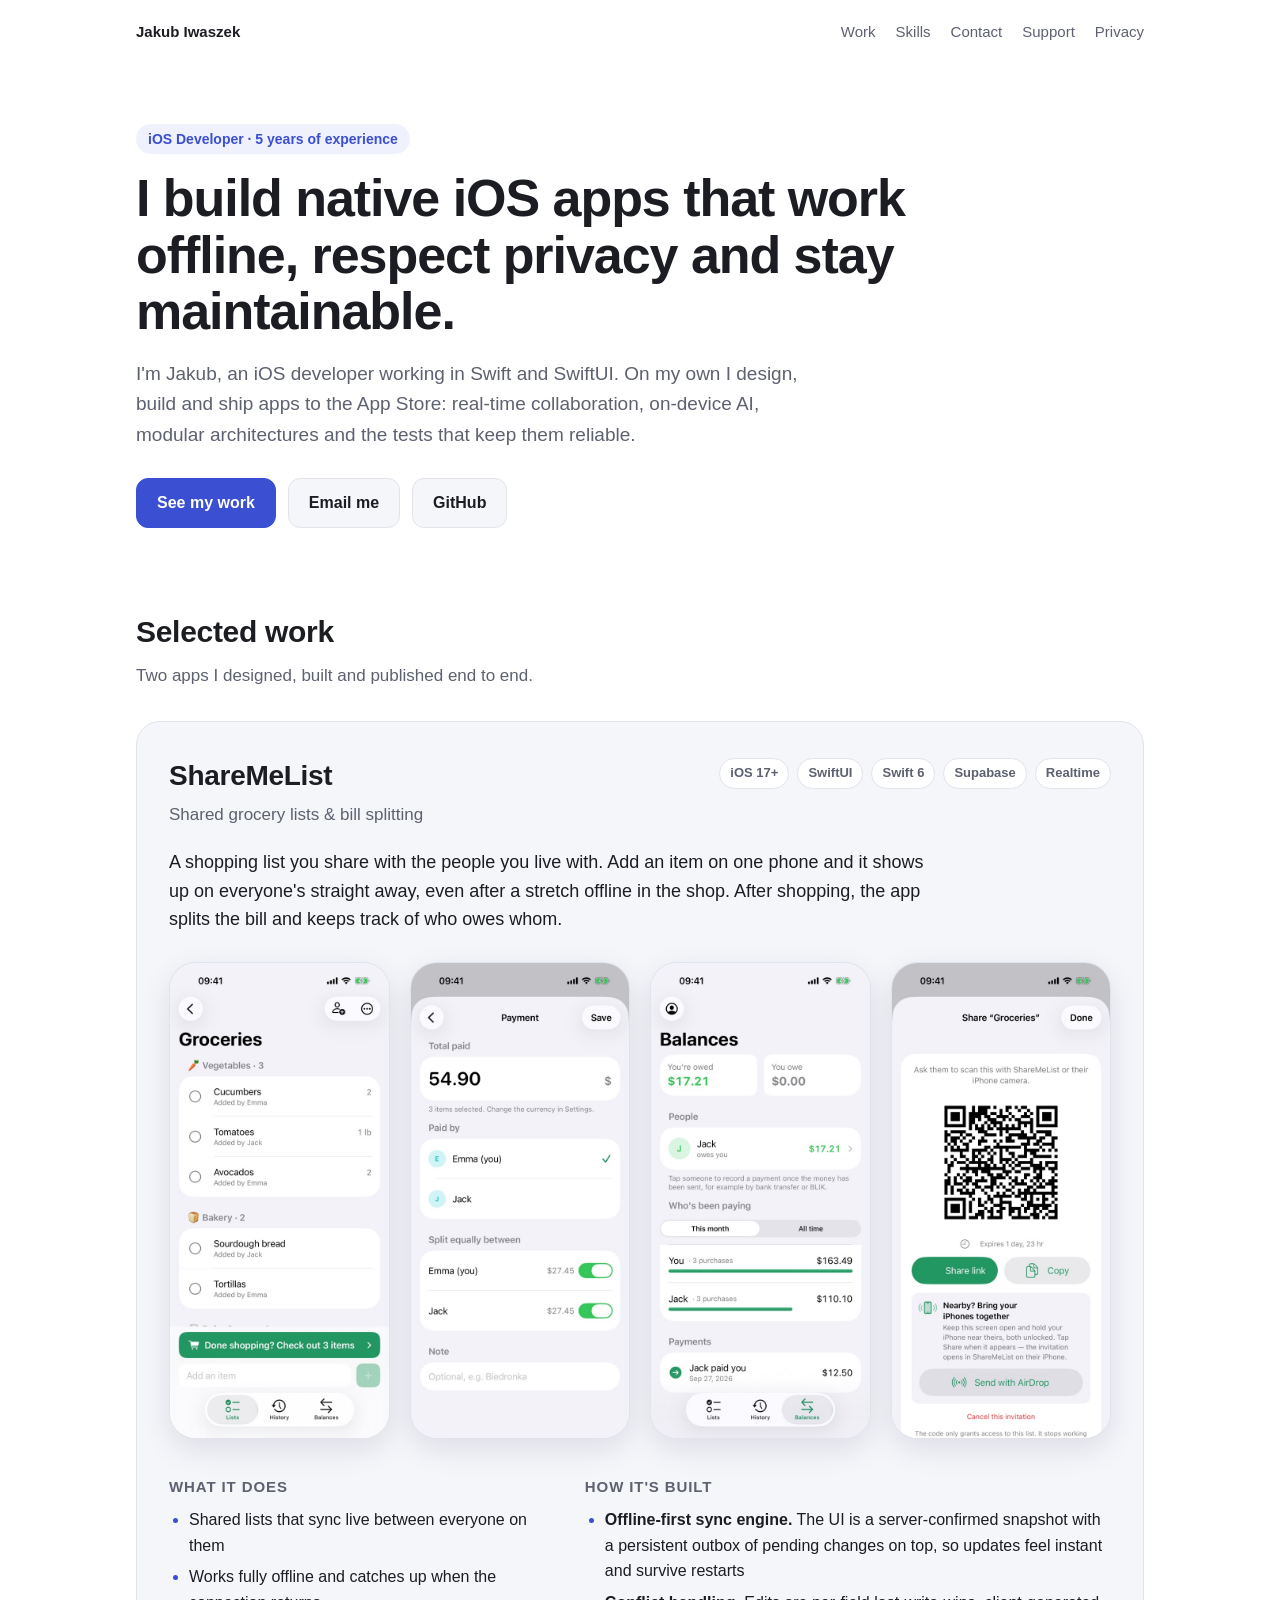
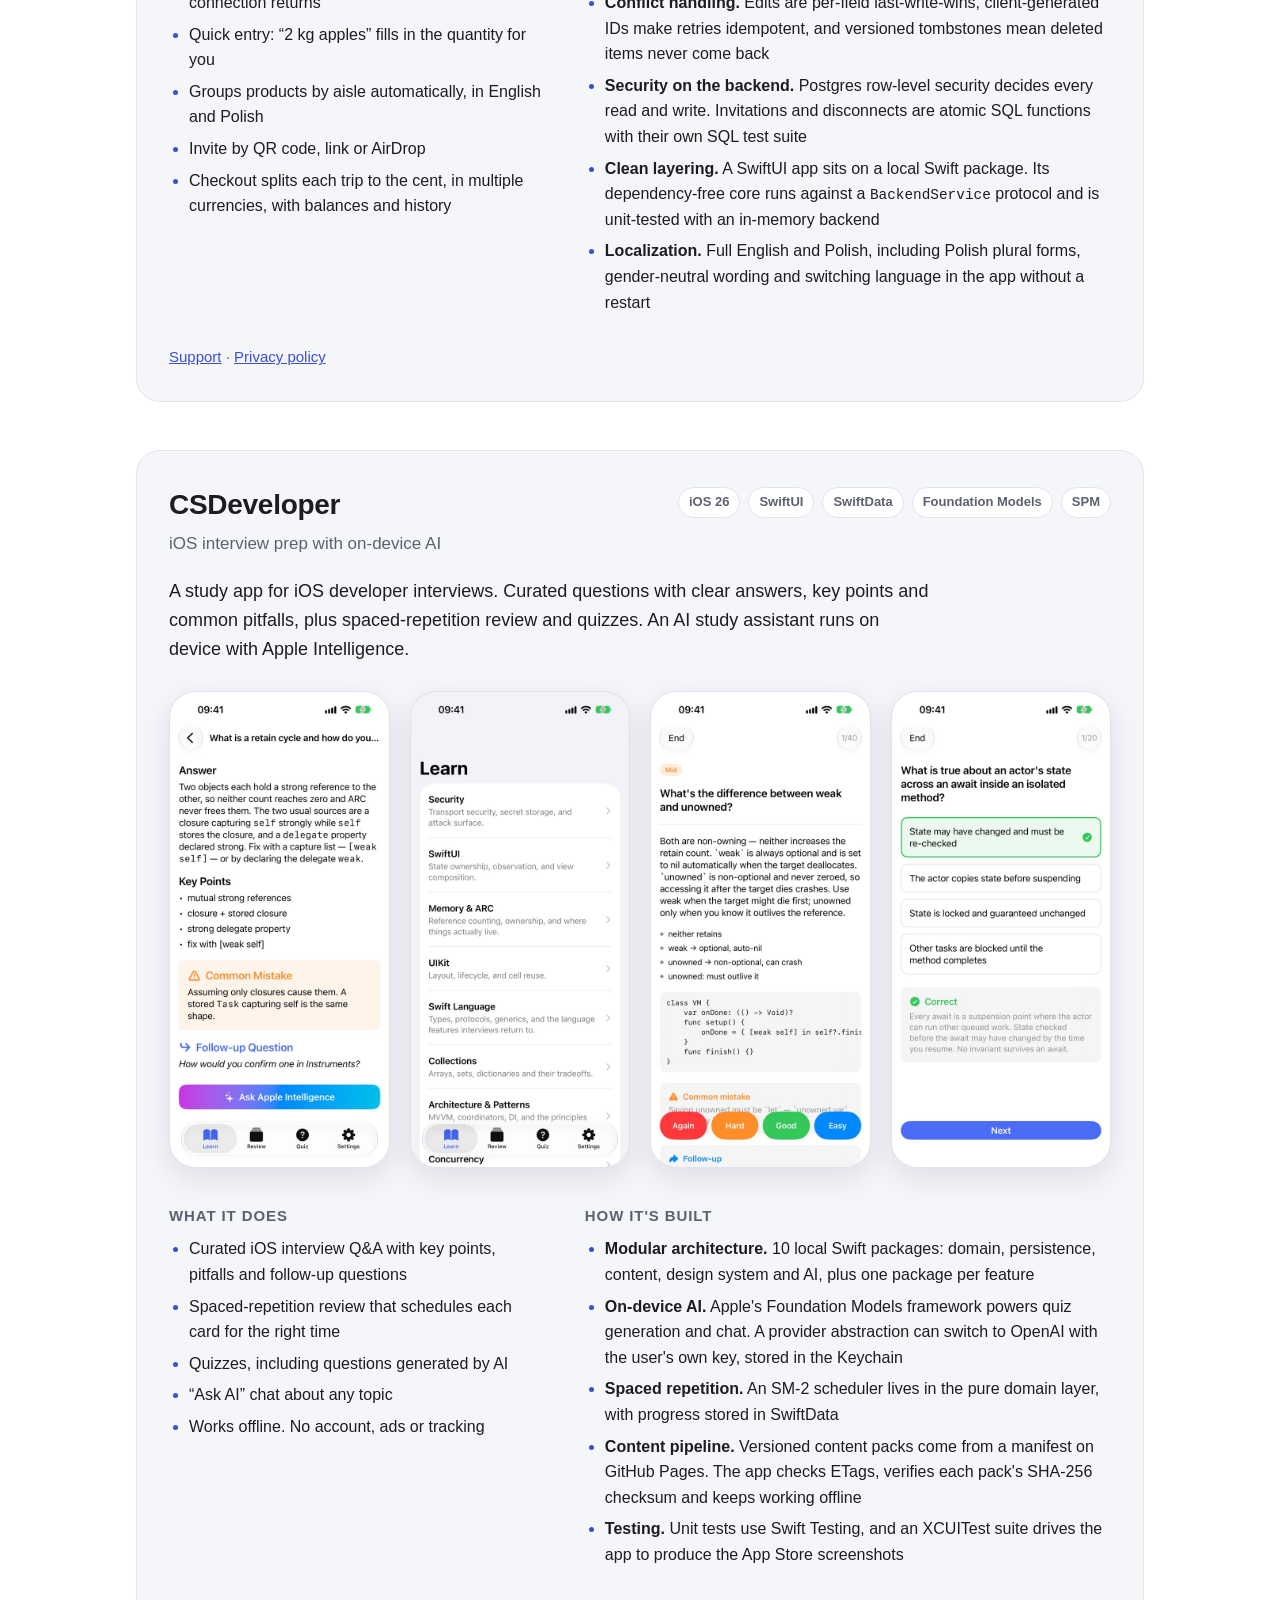
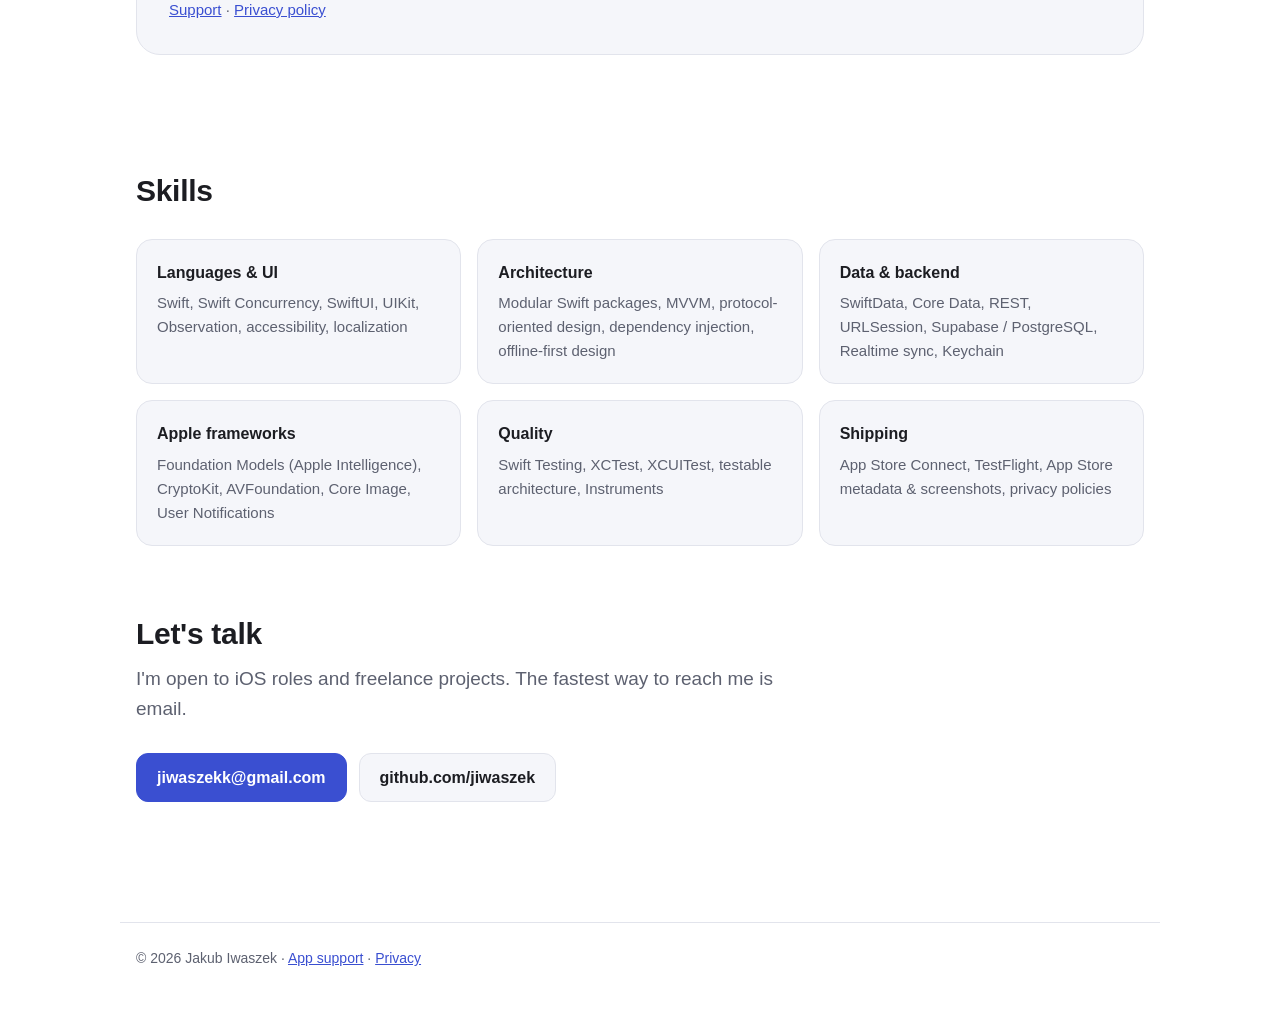
<file: index.html>
<!doctype html>
<html lang="en">
<head>
  <meta charset="utf-8">
  <meta name="viewport" content="width=device-width, initial-scale=1">
  <title>Jakub Iwaszek – iOS Developer</title>
  <meta name="description" content="Jakub Iwaszek is an iOS developer with 5 years of experience building native apps in Swift and SwiftUI. Creator of ShareMeList and CSDeveloper.">
  <meta property="og:title" content="Jakub Iwaszek – iOS Developer">
  <meta property="og:description" content="Native iOS apps in Swift and SwiftUI: offline-first, private by default, and well tested.">
  <meta property="og:type" content="website">
  <meta property="og:url" content="https://jiwaszek.github.io/">
  <meta property="og:image" content="https://jiwaszek.github.io/assets/img/sml-list.jpg">
  <link rel="icon" href="data:image/svg+xml,%3Csvg xmlns='http://www.w3.org/2000/svg' viewBox='0 0 64 64'%3E%3Crect width='64' height='64' rx='14' fill='%233a4fd1'/%3E%3Ctext x='32' y='42' font-family='-apple-system,Helvetica,Arial' font-size='28' font-weight='700' fill='white' text-anchor='middle'%3EJI%3C/text%3E%3C/svg%3E">
  <link rel="stylesheet" href="/assets/style.css">
</head>
<body class="home-page">
  <header class="site wide">
    <a class="home" href="/">Jakub Iwaszek</a>
    <a href="#work">Work</a>
    <a href="#skills">Skills</a>
    <a href="#contact">Contact</a>
    <a href="/support/">Support</a>
    <a href="/privacy/">Privacy</a>
  </header>

  <main class="wide">

    <!-- Hero -->
    <section class="hero">
      <p class="eyebrow">iOS Developer · 5 years of experience</p>
      <h1>I build native iOS apps that work offline, respect privacy and stay maintainable.</h1>
      <p class="lede">I'm Jakub, an iOS developer working in Swift and SwiftUI. On my own I design, build and ship apps to the App Store: real-time collaboration, on-device AI, modular architectures and the tests that keep them reliable.</p>
      <div class="actions">
        <a class="btn primary" href="#work">See my work</a>
        <a class="btn" href="mailto:jiwaszekk@gmail.com">Email me</a>
        <a class="btn" href="https://github.com/jiwaszek">GitHub</a>
      </div>
    </section>

    <!-- Projects -->
    <section id="work" class="section">
      <h2 class="section-title">Selected work</h2>
      <p class="muted section-sub">Two apps I designed, built and published end to end.</p>

      <!-- ShareMeList -->
      <article class="project" id="sharemelist">
        <div class="project-head">
          <div>
            <h3>ShareMeList</h3>
            <p class="tagline">Shared grocery lists &amp; bill splitting</p>
          </div>
          <ul class="chips">
            <li>iOS 17+</li><li>SwiftUI</li><li>Swift 6</li><li>Supabase</li><li>Realtime</li>
          </ul>
        </div>

        <p class="project-intro">A shopping list you share with the people you live with. Add an item on one phone and it shows up on everyone's straight away, even after a stretch offline in the shop. After shopping, the app splits the bill and keeps track of who owes whom.</p>

        <div class="shots" role="list">
          <figure role="listitem"><img src="/assets/img/sml-list.jpg" alt="ShareMeList list screen with products grouped by aisle" loading="lazy" width="552" height="1200"></figure>
          <figure role="listitem"><img src="/assets/img/sml-checkout.jpg" alt="Checkout screen for splitting the cost of a shopping trip" loading="lazy" width="552" height="1200"></figure>
          <figure role="listitem"><img src="/assets/img/sml-balances.jpg" alt="Balances screen showing who owes whom" loading="lazy" width="552" height="1200"></figure>
          <figure role="listitem"><img src="/assets/img/sml-invite.jpg" alt="Invitation screen with a QR code" loading="lazy" width="552" height="1200"></figure>
        </div>

        <div class="columns">
          <div>
            <h4>What it does</h4>
            <ul>
              <li>Shared lists that sync live between everyone on them</li>
              <li>Works fully offline and catches up when the connection returns</li>
              <li>Quick entry: “2 kg apples” fills in the quantity for you</li>
              <li>Groups products by aisle automatically, in English and Polish</li>
              <li>Invite by QR code, link or AirDrop</li>
              <li>Checkout splits each trip to the cent, in multiple currencies, with balances and history</li>
            </ul>
          </div>
          <div>
            <h4>How it's built</h4>
            <ul>
              <li><strong>Offline-first sync engine.</strong> The UI is a server-confirmed snapshot with a persistent outbox of pending changes on top, so updates feel instant and survive restarts</li>
              <li><strong>Conflict handling.</strong> Edits are per-field last-write-wins, client-generated IDs make retries idempotent, and versioned tombstones mean deleted items never come back</li>
              <li><strong>Security on the backend.</strong> Postgres row-level security decides every read and write. Invitations and disconnects are atomic SQL functions with their own SQL test suite</li>
              <li><strong>Clean layering.</strong> A SwiftUI app sits on a local Swift package. Its dependency-free core runs against a <code>BackendService</code> protocol and is unit-tested with an in-memory backend</li>
              <li><strong>Localization.</strong> Full English and Polish, including Polish plural forms, gender-neutral wording and switching language in the app without a restart</li>
            </ul>
          </div>
        </div>

        <p class="project-links">
          <a href="/TogetherList/support/">Support</a> ·
          <a href="/TogetherList/privacy/">Privacy policy</a>
          <!-- TODO: add App Store link once live -->
        </p>
      </article>

      <!-- CSDeveloper -->
      <article class="project" id="csdeveloper">
        <div class="project-head">
          <div>
            <h3>CSDeveloper</h3>
            <p class="tagline">iOS interview prep with on-device AI</p>
          </div>
          <ul class="chips">
            <li>iOS 26</li><li>SwiftUI</li><li>SwiftData</li><li>Foundation Models</li><li>SPM</li>
          </ul>
        </div>

        <p class="project-intro">A study app for iOS developer interviews. Curated questions with clear answers, key points and common pitfalls, plus spaced-repetition review and quizzes. An AI study assistant runs on device with Apple Intelligence.</p>

        <div class="shots" role="list">
          <figure role="listitem"><img src="/assets/img/csd-learn-detail.jpg" alt="CSDeveloper topic detail with answer, key points and a common mistake" loading="lazy" width="552" height="1200"></figure>
          <figure role="listitem"><img src="/assets/img/csd-learn-topics.jpg" alt="List of study topics" loading="lazy" width="552" height="1200"></figure>
          <figure role="listitem"><img src="/assets/img/csd-review.jpg" alt="Spaced-repetition review card" loading="lazy" width="552" height="1200"></figure>
          <figure role="listitem"><img src="/assets/img/csd-quiz.jpg" alt="Multiple-choice quiz question" loading="lazy" width="552" height="1200"></figure>
        </div>

        <div class="columns">
          <div>
            <h4>What it does</h4>
            <ul>
              <li>Curated iOS interview Q&amp;A with key points, pitfalls and follow-up questions</li>
              <li>Spaced-repetition review that schedules each card for the right time</li>
              <li>Quizzes, including questions generated by AI</li>
              <li>“Ask AI” chat about any topic</li>
              <li>Works offline. No account, ads or tracking</li>
            </ul>
          </div>
          <div>
            <h4>How it's built</h4>
            <ul>
              <li><strong>Modular architecture.</strong> 10 local Swift packages: domain, persistence, content, design system and AI, plus one package per feature</li>
              <li><strong>On-device AI.</strong> Apple's Foundation Models framework powers quiz generation and chat. A provider abstraction can switch to OpenAI with the user's own key, stored in the Keychain</li>
              <li><strong>Spaced repetition.</strong> An SM-2 scheduler lives in the pure domain layer, with progress stored in SwiftData</li>
              <li><strong>Content pipeline.</strong> Versioned content packs come from a manifest on GitHub Pages. The app checks ETags, verifies each pack's SHA-256 checksum and keeps working offline</li>
              <li><strong>Testing.</strong> Unit tests use Swift Testing, and an XCUITest suite drives the app to produce the App Store screenshots</li>
            </ul>
          </div>
        </div>

        <p class="project-links">
          <a href="/support/#csdeveloper">Support</a> ·
          <a href="/privacy/csdeveloper/">Privacy policy</a>
          <!-- TODO: add App Store link once live -->
        </p>
      </article>
    </section>

    <!-- Skills -->
    <section id="skills" class="section">
      <h2 class="section-title">Skills</h2>
      <div class="skills">
        <div class="skill-group">
          <h4>Languages &amp; UI</h4>
          <p>Swift, Swift Concurrency, SwiftUI, UIKit, Observation, accessibility, localization</p>
        </div>
        <div class="skill-group">
          <h4>Architecture</h4>
          <p>Modular Swift packages, MVVM, protocol-oriented design, dependency injection, offline-first design</p>
        </div>
        <div class="skill-group">
          <h4>Data &amp; backend</h4>
          <p>SwiftData, Core Data, REST, URLSession, Supabase / PostgreSQL, Realtime sync, Keychain</p>
        </div>
        <div class="skill-group">
          <h4>Apple frameworks</h4>
          <p>Foundation Models (Apple Intelligence), CryptoKit, AVFoundation, Core Image, User Notifications</p>
        </div>
        <div class="skill-group">
          <h4>Quality</h4>
          <p>Swift Testing, XCTest, XCUITest, testable architecture, Instruments</p>
        </div>
        <div class="skill-group">
          <h4>Shipping</h4>
          <p>App Store Connect, TestFlight, App Store metadata &amp; screenshots, privacy policies</p>
        </div>
      </div>
    </section>

    <!--
      Experience: fill in from CV.
    <section id="experience" class="section">
      <h2 class="section-title">Experience</h2>
      <ol class="timeline">
        <li>
          <div class="when">2021 – present</div>
          <div>
            <h4>iOS Developer · Company</h4>
            <p>One or two lines of impact.</p>
          </div>
        </li>
      </ol>
    </section>
    -->

    <!-- Contact -->
    <section id="contact" class="section contact">
      <h2 class="section-title">Let's talk</h2>
      <p class="lede">I'm open to iOS roles and freelance projects. The fastest way to reach me is email.</p>
      <div class="actions">
        <a class="btn primary" href="mailto:jiwaszekk@gmail.com">jiwaszekk@gmail.com</a>
        <a class="btn" href="https://github.com/jiwaszek">github.com/jiwaszek</a>
      </div>
    </section>
  </main>

  <footer class="wide">
    © 2026 Jakub Iwaszek · <a href="/support/">App support</a> · <a href="/privacy/">Privacy</a>
  </footer>
</body>
</html>
</file>
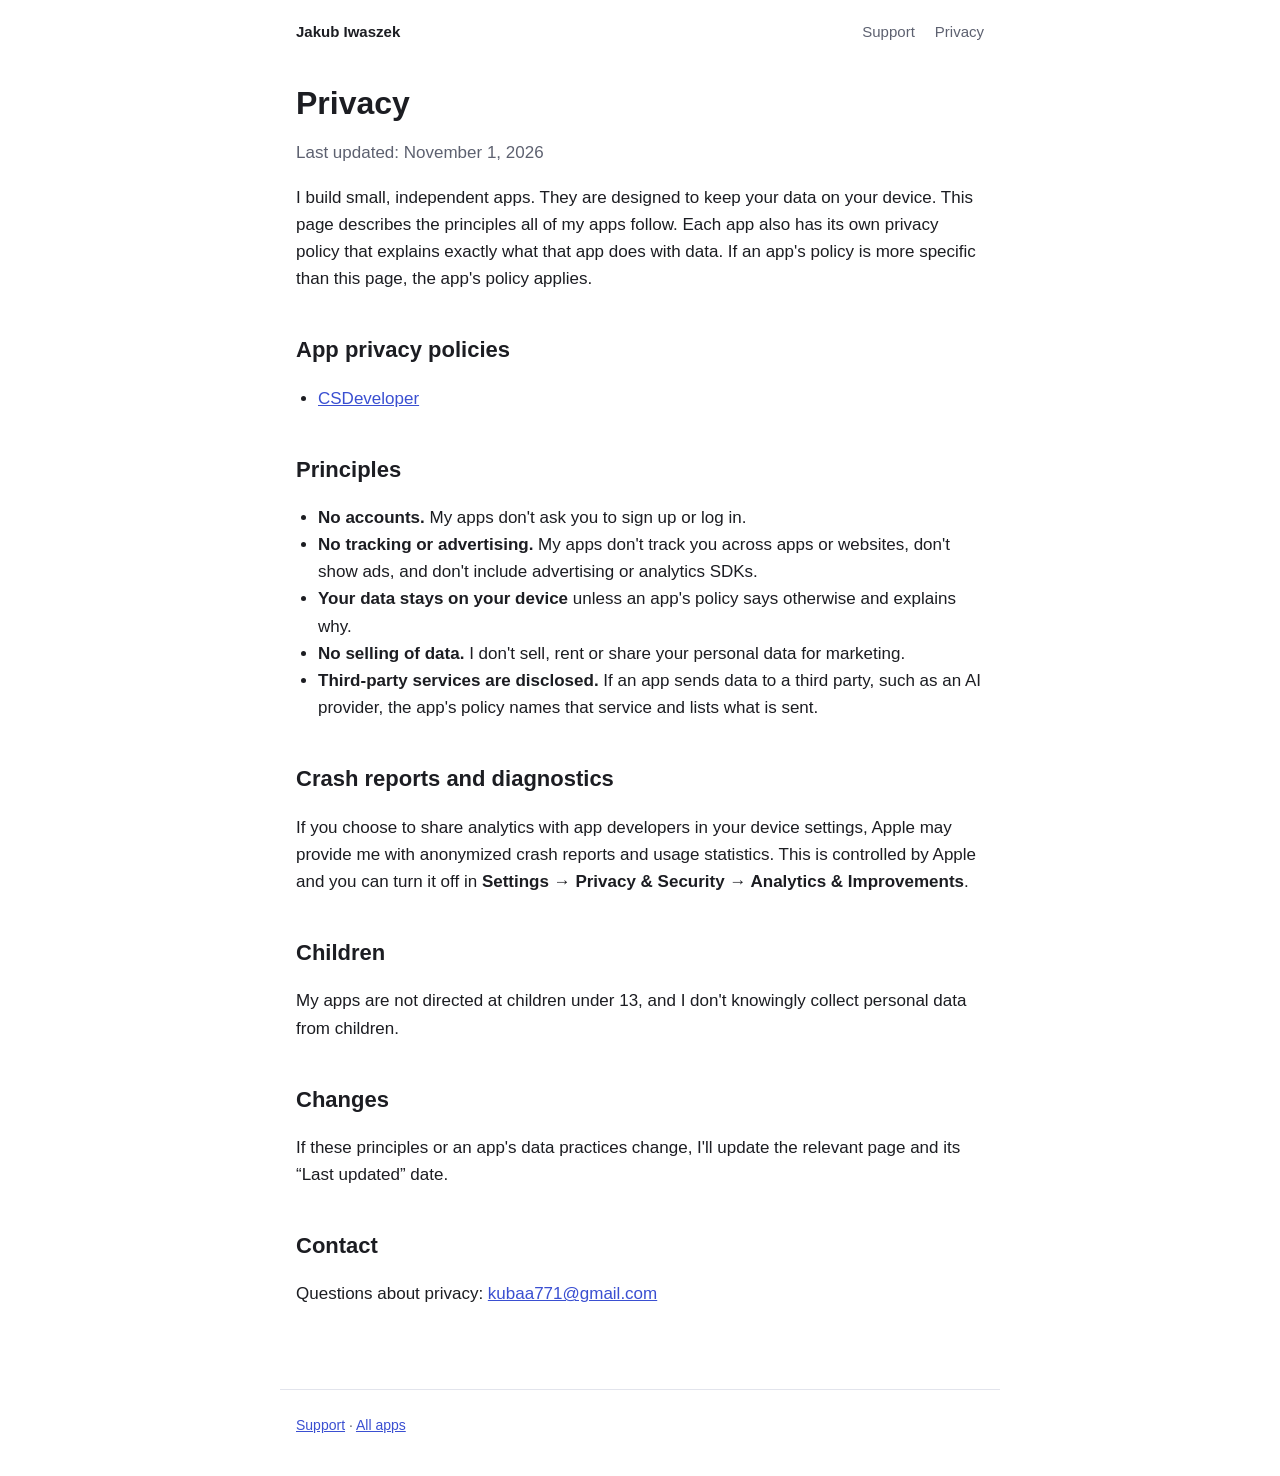
<file: privacy/index.html>
<!doctype html>
<html lang="en">
<head>
  <meta charset="utf-8">
  <meta name="viewport" content="width=device-width, initial-scale=1">
  <title>Privacy – Jakub Iwaszek</title>
  <meta name="description" content="Privacy principles and per-app privacy policies for apps by Jakub Iwaszek.">
  <link rel="stylesheet" href="/assets/style.css">
</head>
<body>
  <header class="site">
    <a class="home" href="/">Jakub Iwaszek</a>
    <a href="/support/">Support</a>
    <a href="/privacy/">Privacy</a>
  </header>

  <main>
    <h1>Privacy</h1>
    <p class="muted">Last updated: November 1, 2026</p>

    <p>I build small, independent apps. They are designed to keep your data on your device. This page describes the principles all of my apps follow. Each app also has its own privacy policy that explains exactly what that app does with data. If an app's policy is more specific than this page, the app's policy applies.</p>

    <h2>App privacy policies</h2>
    <ul>
      <li><a href="/privacy/csdeveloper/">CSDeveloper</a></li>
    </ul>

    <h2>Principles</h2>
    <ul>
      <li><strong>No accounts.</strong> My apps don't ask you to sign up or log in.</li>
      <li><strong>No tracking or advertising.</strong> My apps don't track you across apps or websites, don't show ads, and don't include advertising or analytics SDKs.</li>
      <li><strong>Your data stays on your device</strong> unless an app's policy says otherwise and explains why.</li>
      <li><strong>No selling of data.</strong> I don't sell, rent or share your personal data for marketing.</li>
      <li><strong>Third-party services are disclosed.</strong> If an app sends data to a third party, such as an AI provider, the app's policy names that service and lists what is sent.</li>
    </ul>

    <h2>Crash reports and diagnostics</h2>
    <p>If you choose to share analytics with app developers in your device settings, Apple may provide me with anonymized crash reports and usage statistics. This is controlled by Apple and you can turn it off in <strong>Settings → Privacy &amp; Security → Analytics &amp; Improvements</strong>.</p>

    <h2>Children</h2>
    <p>My apps are not directed at children under 13, and I don't knowingly collect personal data from children.</p>

    <h2>Changes</h2>
    <p>If these principles or an app's data practices change, I'll update the relevant page and its “Last updated” date.</p>

    <h2>Contact</h2>
    <p>Questions about privacy: <a href="mailto:kubaa771@gmail.com">kubaa771@gmail.com</a></p>
  </main>

  <footer>
    <a href="/support/">Support</a> · <a href="/">All apps</a>
  </footer>
</body>
</html>
</file>
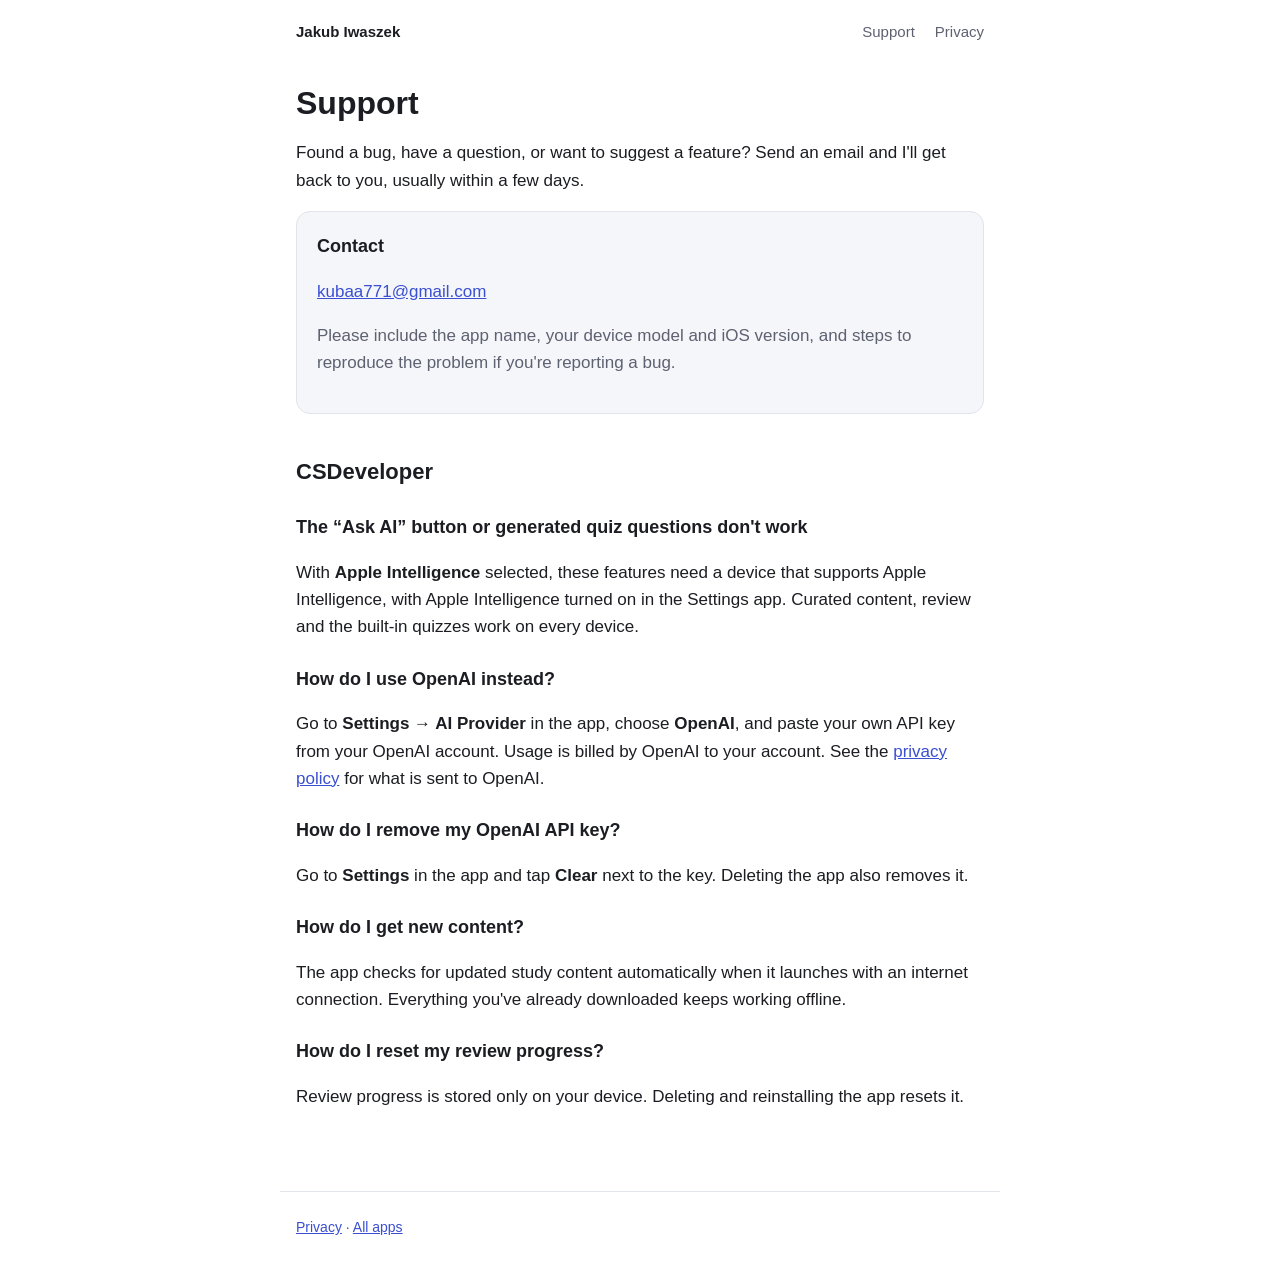
<file: support/index.html>
<!doctype html>
<html lang="en">
<head>
  <meta charset="utf-8">
  <meta name="viewport" content="width=device-width, initial-scale=1">
  <title>Support – Jakub Iwaszek</title>
  <meta name="description" content="Get help with apps by Jakub Iwaszek.">
  <link rel="stylesheet" href="/assets/style.css">
</head>
<body>
  <header class="site">
    <a class="home" href="/">Jakub Iwaszek</a>
    <a href="/support/">Support</a>
    <a href="/privacy/">Privacy</a>
  </header>

  <main>
    <h1>Support</h1>
    <p>Found a bug, have a question, or want to suggest a feature? Send an email and I'll get back to you, usually within a few days.</p>

    <div class="card">
      <h3>Contact</h3>
      <p><a href="mailto:kubaa771@gmail.com">kubaa771@gmail.com</a></p>
      <p class="muted">Please include the app name, your device model and iOS version, and steps to reproduce the problem if you're reporting a bug.</p>
    </div>

    <h2 id="csdeveloper">CSDeveloper</h2>

    <h3>The “Ask AI” button or generated quiz questions don't work</h3>
    <p>With <strong>Apple Intelligence</strong> selected, these features need a device that supports Apple Intelligence, with Apple Intelligence turned on in the Settings app. Curated content, review and the built-in quizzes work on every device.</p>

    <h3>How do I use OpenAI instead?</h3>
    <p>Go to <strong>Settings → AI Provider</strong> in the app, choose <strong>OpenAI</strong>, and paste your own API key from your OpenAI account. Usage is billed by OpenAI to your account. See the <a href="/privacy/csdeveloper/">privacy policy</a> for what is sent to OpenAI.</p>

    <h3>How do I remove my OpenAI API key?</h3>
    <p>Go to <strong>Settings</strong> in the app and tap <strong>Clear</strong> next to the key. Deleting the app also removes it.</p>

    <h3>How do I get new content?</h3>
    <p>The app checks for updated study content automatically when it launches with an internet connection. Everything you've already downloaded keeps working offline.</p>

    <h3>How do I reset my review progress?</h3>
    <p>Review progress is stored only on your device. Deleting and reinstalling the app resets it.</p>
  </main>

  <footer>
    <a href="/privacy/">Privacy</a> · <a href="/">All apps</a>
  </footer>
</body>
</html>
</file>
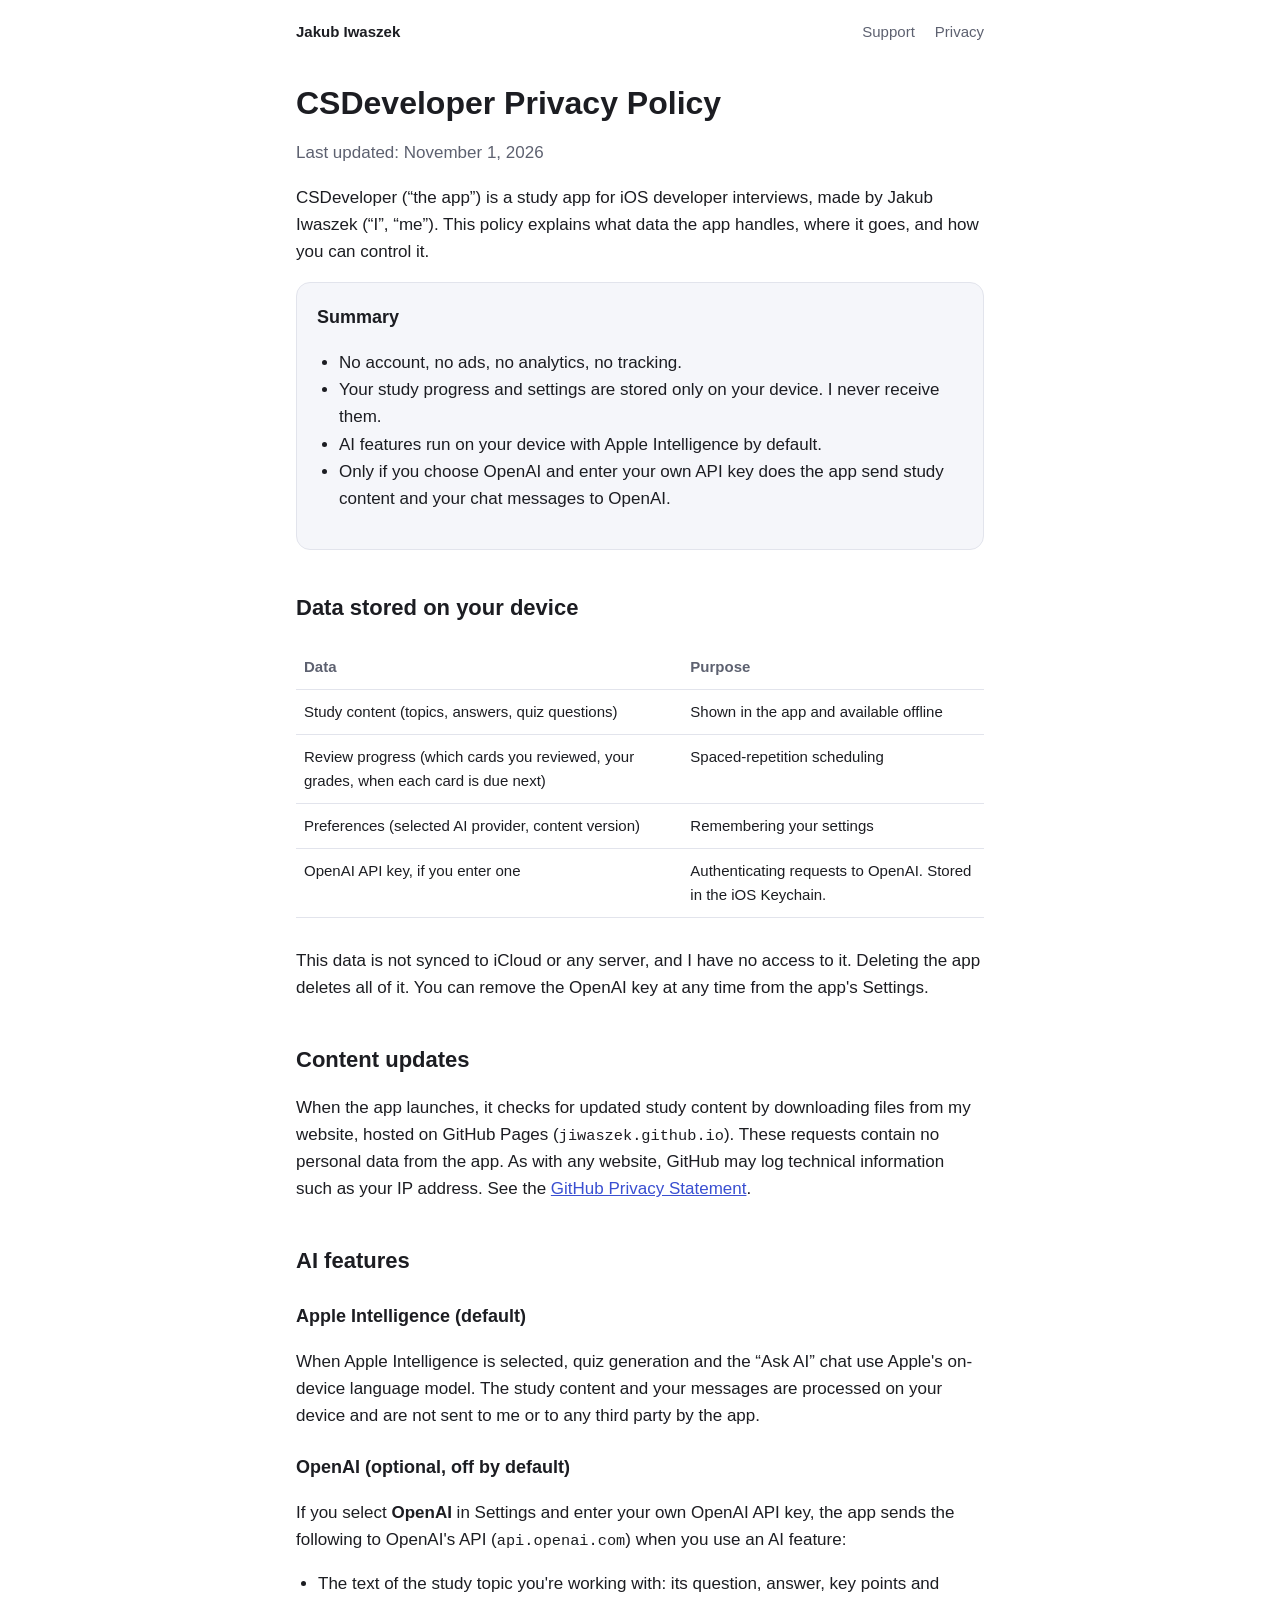
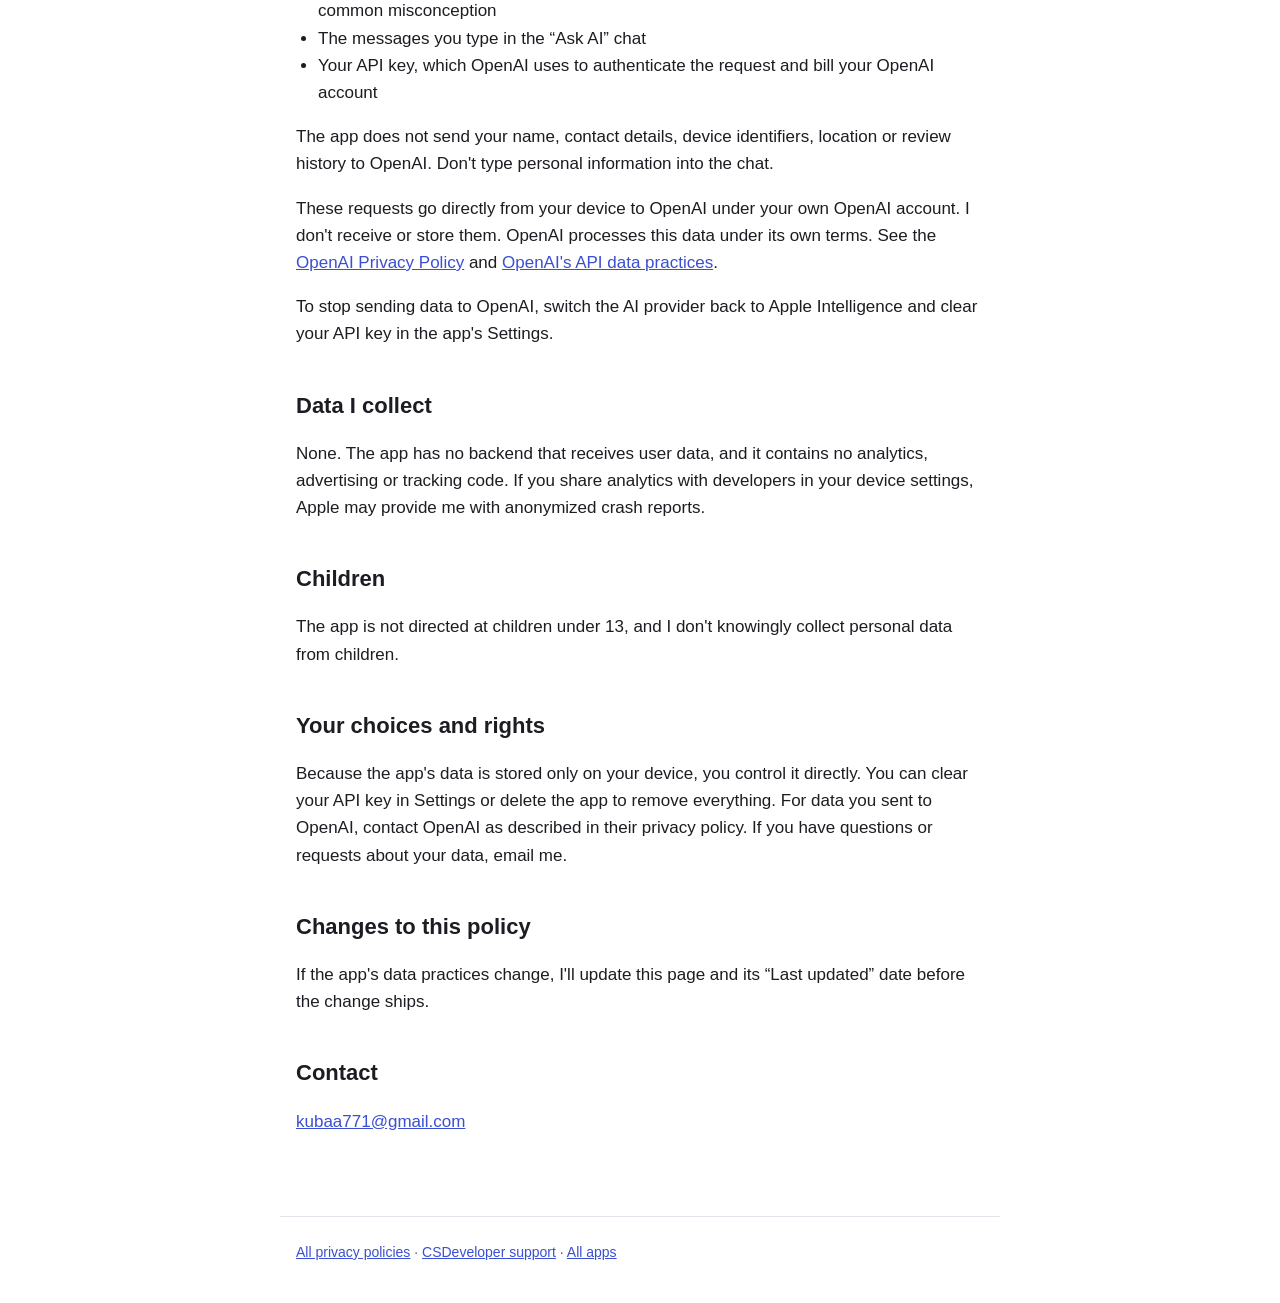
<file: privacy/csdeveloper/index.html>
<!doctype html>
<html lang="en">
<head>
  <meta charset="utf-8">
  <meta name="viewport" content="width=device-width, initial-scale=1">
  <title>CSDeveloper Privacy Policy</title>
  <meta name="description" content="Privacy policy for the CSDeveloper iOS app.">
  <link rel="stylesheet" href="/assets/style.css">
</head>
<body>
  <header class="site">
    <a class="home" href="/">Jakub Iwaszek</a>
    <a href="/support/">Support</a>
    <a href="/privacy/">Privacy</a>
  </header>

  <main>
    <h1>CSDeveloper Privacy Policy</h1>
    <p class="muted">Last updated: November 1, 2026</p>

    <p>CSDeveloper (“the app”) is a study app for iOS developer interviews, made by Jakub Iwaszek (“I”, “me”). This policy explains what data the app handles, where it goes, and how you can control it.</p>

    <div class="card">
      <h3>Summary</h3>
      <ul>
        <li>No account, no ads, no analytics, no tracking.</li>
        <li>Your study progress and settings are stored only on your device. I never receive them.</li>
        <li>AI features run on your device with Apple Intelligence by default.</li>
        <li>Only if you choose OpenAI and enter your own API key does the app send study content and your chat messages to OpenAI.</li>
      </ul>
    </div>

    <h2>Data stored on your device</h2>
    <div class="table-wrap">
      <table>
        <tr><th>Data</th><th>Purpose</th></tr>
        <tr><td>Study content (topics, answers, quiz questions)</td><td>Shown in the app and available offline</td></tr>
        <tr><td>Review progress (which cards you reviewed, your grades, when each card is due next)</td><td>Spaced-repetition scheduling</td></tr>
        <tr><td>Preferences (selected AI provider, content version)</td><td>Remembering your settings</td></tr>
        <tr><td>OpenAI API key, if you enter one</td><td>Authenticating requests to OpenAI. Stored in the iOS Keychain.</td></tr>
      </table>
    </div>
    <p>This data is not synced to iCloud or any server, and I have no access to it. Deleting the app deletes all of it. You can remove the OpenAI key at any time from the app's Settings.</p>

    <h2>Content updates</h2>
    <p>When the app launches, it checks for updated study content by downloading files from my website, hosted on GitHub Pages (<code>jiwaszek.github.io</code>). These requests contain no personal data from the app. As with any website, GitHub may log technical information such as your IP address. See the <a href="https://docs.github.com/en/site-policy/privacy-policies/github-general-privacy-statement">GitHub Privacy Statement</a>.</p>

    <h2>AI features</h2>

    <h3>Apple Intelligence (default)</h3>
    <p>When Apple Intelligence is selected, quiz generation and the “Ask AI” chat use Apple's on-device language model. The study content and your messages are processed on your device and are not sent to me or to any third party by the app.</p>

    <h3>OpenAI (optional, off by default)</h3>
    <p>If you select <strong>OpenAI</strong> in Settings and enter your own OpenAI API key, the app sends the following to OpenAI's API (<code>api.openai.com</code>) when you use an AI feature:</p>
    <ul>
      <li>The text of the study topic you're working with: its question, answer, key points and common misconception</li>
      <li>The messages you type in the “Ask AI” chat</li>
      <li>Your API key, which OpenAI uses to authenticate the request and bill your OpenAI account</li>
    </ul>
    <p>The app does not send your name, contact details, device identifiers, location or review history to OpenAI. Don't type personal information into the chat.</p>
    <p>These requests go directly from your device to OpenAI under your own OpenAI account. I don't receive or store them. OpenAI processes this data under its own terms. See the <a href="https://openai.com/policies/privacy-policy/">OpenAI Privacy Policy</a> and <a href="https://openai.com/enterprise-privacy/">OpenAI's API data practices</a>.</p>
    <p>To stop sending data to OpenAI, switch the AI provider back to Apple Intelligence and clear your API key in the app's Settings.</p>

    <h2>Data I collect</h2>
    <p>None. The app has no backend that receives user data, and it contains no analytics, advertising or tracking code. If you share analytics with developers in your device settings, Apple may provide me with anonymized crash reports.</p>

    <h2>Children</h2>
    <p>The app is not directed at children under 13, and I don't knowingly collect personal data from children.</p>

    <h2>Your choices and rights</h2>
    <p>Because the app's data is stored only on your device, you control it directly. You can clear your API key in Settings or delete the app to remove everything. For data you sent to OpenAI, contact OpenAI as described in their privacy policy. If you have questions or requests about your data, email me.</p>

    <h2>Changes to this policy</h2>
    <p>If the app's data practices change, I'll update this page and its “Last updated” date before the change ships.</p>

    <h2>Contact</h2>
    <p><a href="mailto:kubaa771@gmail.com">kubaa771@gmail.com</a></p>
  </main>

  <footer>
    <a href="/privacy/">All privacy policies</a> · <a href="/support/#csdeveloper">CSDeveloper support</a> · <a href="/">All apps</a>
  </footer>
</body>
</html>
</file>
<file: assets/style.css>
:root {
  --bg: #ffffff;
  --surface: #f5f6fa;
  --text: #1c1d22;
  --muted: #5d6170;
  --border: #e2e4ec;
  --accent: #3a4fd1;
}

@media (prefers-color-scheme: dark) {
  :root {
    --bg: #111218;
    --surface: #1b1d26;
    --text: #e9eaf0;
    --muted: #9a9eb0;
    --border: #2a2d3a;
    --accent: #8c9cff;
  }
}

* { box-sizing: border-box; }

body {
  margin: 0;
  background: var(--bg);
  color: var(--text);
  font: 17px/1.6 -apple-system, BlinkMacSystemFont, "Segoe UI", Roboto, Helvetica, Arial, sans-serif;
  -webkit-text-size-adjust: 100%;
}

main {
  max-width: 720px;
  margin: 0 auto;
  padding: 40px 16px 64px;
}

header.site {
  max-width: 720px;
  margin: 0 auto;
  padding: 20px 16px 0;
  display: flex;
  gap: 20px;
  flex-wrap: wrap;
  font-size: 15px;
}

header.site a { color: var(--muted); text-decoration: none; }
header.site a:hover { color: var(--accent); }
header.site .home { color: var(--text); font-weight: 600; margin-right: auto; }

h1 { font-size: 32px; line-height: 1.2; margin: 0 0 8px; }
h2 { font-size: 22px; margin: 40px 0 8px; }
h3 { font-size: 18px; margin: 24px 0 4px; }

p, li { color: var(--text); }
.muted { color: var(--muted); }
a { color: var(--accent); }

ul { padding-left: 22px; }

.card {
  background: var(--surface);
  border: 1px solid var(--border);
  border-radius: 14px;
  padding: 20px;
  margin: 16px 0;
}

.card h3 { margin-top: 0; }

table {
  width: 100%;
  border-collapse: collapse;
  margin: 12px 0;
  font-size: 15px;
}

th, td {
  text-align: left;
  vertical-align: top;
  padding: 10px 8px;
  border-bottom: 1px solid var(--border);
}

th { color: var(--muted); font-weight: 600; }

.table-wrap { overflow-x: auto; }

footer {
  max-width: 720px;
  margin: 0 auto;
  padding: 24px 16px 40px;
  border-top: 1px solid var(--border);
  color: var(--muted);
  font-size: 14px;
}

/* ---------- Portfolio home ---------- */

:root { --accent-soft: rgba(58, 79, 209, 0.08); --shadow: 0 10px 30px rgba(20, 24, 60, 0.10); }
@media (prefers-color-scheme: dark) {
  :root { --accent-soft: rgba(140, 156, 255, 0.12); --shadow: 0 10px 30px rgba(0, 0, 0, 0.45); }
}

html { scroll-behavior: smooth; }
.home-page section[id] { scroll-margin-top: 24px; }

header.site.wide, main.wide, footer.wide { max-width: 1040px; }
main.wide { padding-top: 24px; }

.hero { padding: 56px 0 24px; max-width: 820px; }
.eyebrow {
  display: inline-block;
  margin: 0 0 16px;
  padding: 4px 12px;
  border-radius: 999px;
  background: var(--accent-soft);
  color: var(--accent);
  font-size: 14px;
  font-weight: 600;
}
.hero h1 {
  font-size: clamp(32px, 5.2vw, 52px);
  line-height: 1.08;
  letter-spacing: -0.02em;
  margin: 0 0 20px;
}
.lede { font-size: 19px; color: var(--muted); max-width: 680px; margin: 0 0 28px; }

.actions { display: flex; flex-wrap: wrap; gap: 12px; }
.btn {
  display: inline-block;
  padding: 11px 20px;
  border-radius: 12px;
  border: 1px solid var(--border);
  background: var(--surface);
  color: var(--text);
  font-size: 16px;
  font-weight: 600;
  text-decoration: none;
  transition: transform .15s ease, border-color .15s ease;
}
.btn:hover { border-color: var(--accent); transform: translateY(-1px); }
.btn.primary { background: var(--accent); border-color: var(--accent); color: #fff; }
@media (prefers-color-scheme: dark) { .btn.primary { color: #111218; } }

.section { padding: 56px 0 8px; }
.section-title { font-size: 30px; letter-spacing: -0.01em; margin: 0 0 6px; }
.section-sub { margin: 0 0 8px; }

.project {
  margin: 32px 0 48px;
  padding: 32px;
  background: var(--surface);
  border: 1px solid var(--border);
  border-radius: 24px;
}
.project-head {
  display: flex;
  flex-wrap: wrap;
  justify-content: space-between;
  align-items: flex-start;
  gap: 12px 24px;
}
.project h3 { font-size: 28px; margin: 0; letter-spacing: -0.01em; }
.tagline { margin: 2px 0 0; color: var(--muted); }
.project-intro { font-size: 18px; max-width: 760px; margin: 20px 0 0; }

.chips { list-style: none; display: flex; flex-wrap: wrap; gap: 8px; padding: 0; margin: 4px 0 0; }
.chips li {
  font-size: 13px;
  font-weight: 600;
  padding: 4px 10px;
  border-radius: 999px;
  border: 1px solid var(--border);
  background: var(--bg);
  color: var(--muted);
}

.shots {
  display: grid;
  grid-template-columns: repeat(4, minmax(0, 1fr));
  gap: 20px;
  margin: 28px 0 8px;
}
.shots figure { margin: 0; }
.shots img {
  display: block;
  width: 100%;
  height: auto;
  border-radius: 12% / 5.5%;
  border: 1px solid var(--border);
  box-shadow: var(--shadow);
  background: var(--bg);
}

.columns { display: grid; grid-template-columns: 1fr 1.4fr; gap: 8px 40px; }
.columns h4 { font-size: 15px; text-transform: uppercase; letter-spacing: .06em; color: var(--muted); margin: 28px 0 8px; }
.columns ul { margin: 0; padding-left: 20px; }
.columns li { margin: 6px 0; font-size: 16px; }
.columns li::marker { color: var(--accent); }
code { font: 0.9em ui-monospace, SFMono-Regular, Menlo, monospace; }

.project-links { margin: 24px 0 0; font-size: 15px; color: var(--muted); }

.skills { display: grid; grid-template-columns: repeat(3, minmax(0, 1fr)); gap: 16px; margin-top: 24px; }
.skill-group { padding: 20px; border: 1px solid var(--border); border-radius: 16px; background: var(--surface); }
.skill-group h4 { margin: 0 0 6px; font-size: 16px; }
.skill-group p { margin: 0; color: var(--muted); font-size: 15px; }

.timeline { list-style: none; padding: 0; margin: 24px 0 0; }
.timeline li { display: grid; grid-template-columns: 160px 1fr; gap: 16px; padding: 16px 0; border-bottom: 1px solid var(--border); }
.timeline .when { color: var(--muted); font-size: 15px; }
.timeline h4 { margin: 0 0 4px; }
.timeline p { margin: 0; }

.contact { padding-bottom: 56px; }

@media (max-width: 820px) {
  .project { padding: 20px; border-radius: 20px; }
  .columns { grid-template-columns: 1fr; }
  .skills { grid-template-columns: 1fr 1fr; }
  /* Screenshots become a swipeable row on small screens */
  .shots {
    display: flex;
    overflow-x: auto;
    scroll-snap-type: x mandatory;
    gap: 14px;
    margin-left: -20px;
    margin-right: -20px;
    padding: 4px 20px 20px;
    scrollbar-width: none;
  }
  .shots::-webkit-scrollbar { display: none; }
  .shots figure { flex: 0 0 58%; scroll-snap-align: center; }
}
@media (max-width: 520px) {
  .hero { padding-top: 32px; }
  .lede { font-size: 17px; }
  .skills { grid-template-columns: 1fr; }
  .timeline li { grid-template-columns: 1fr; gap: 4px; }
}
@media (prefers-reduced-motion: reduce) {
  html { scroll-behavior: auto; }
  .btn { transition: none; }
}
</file>
